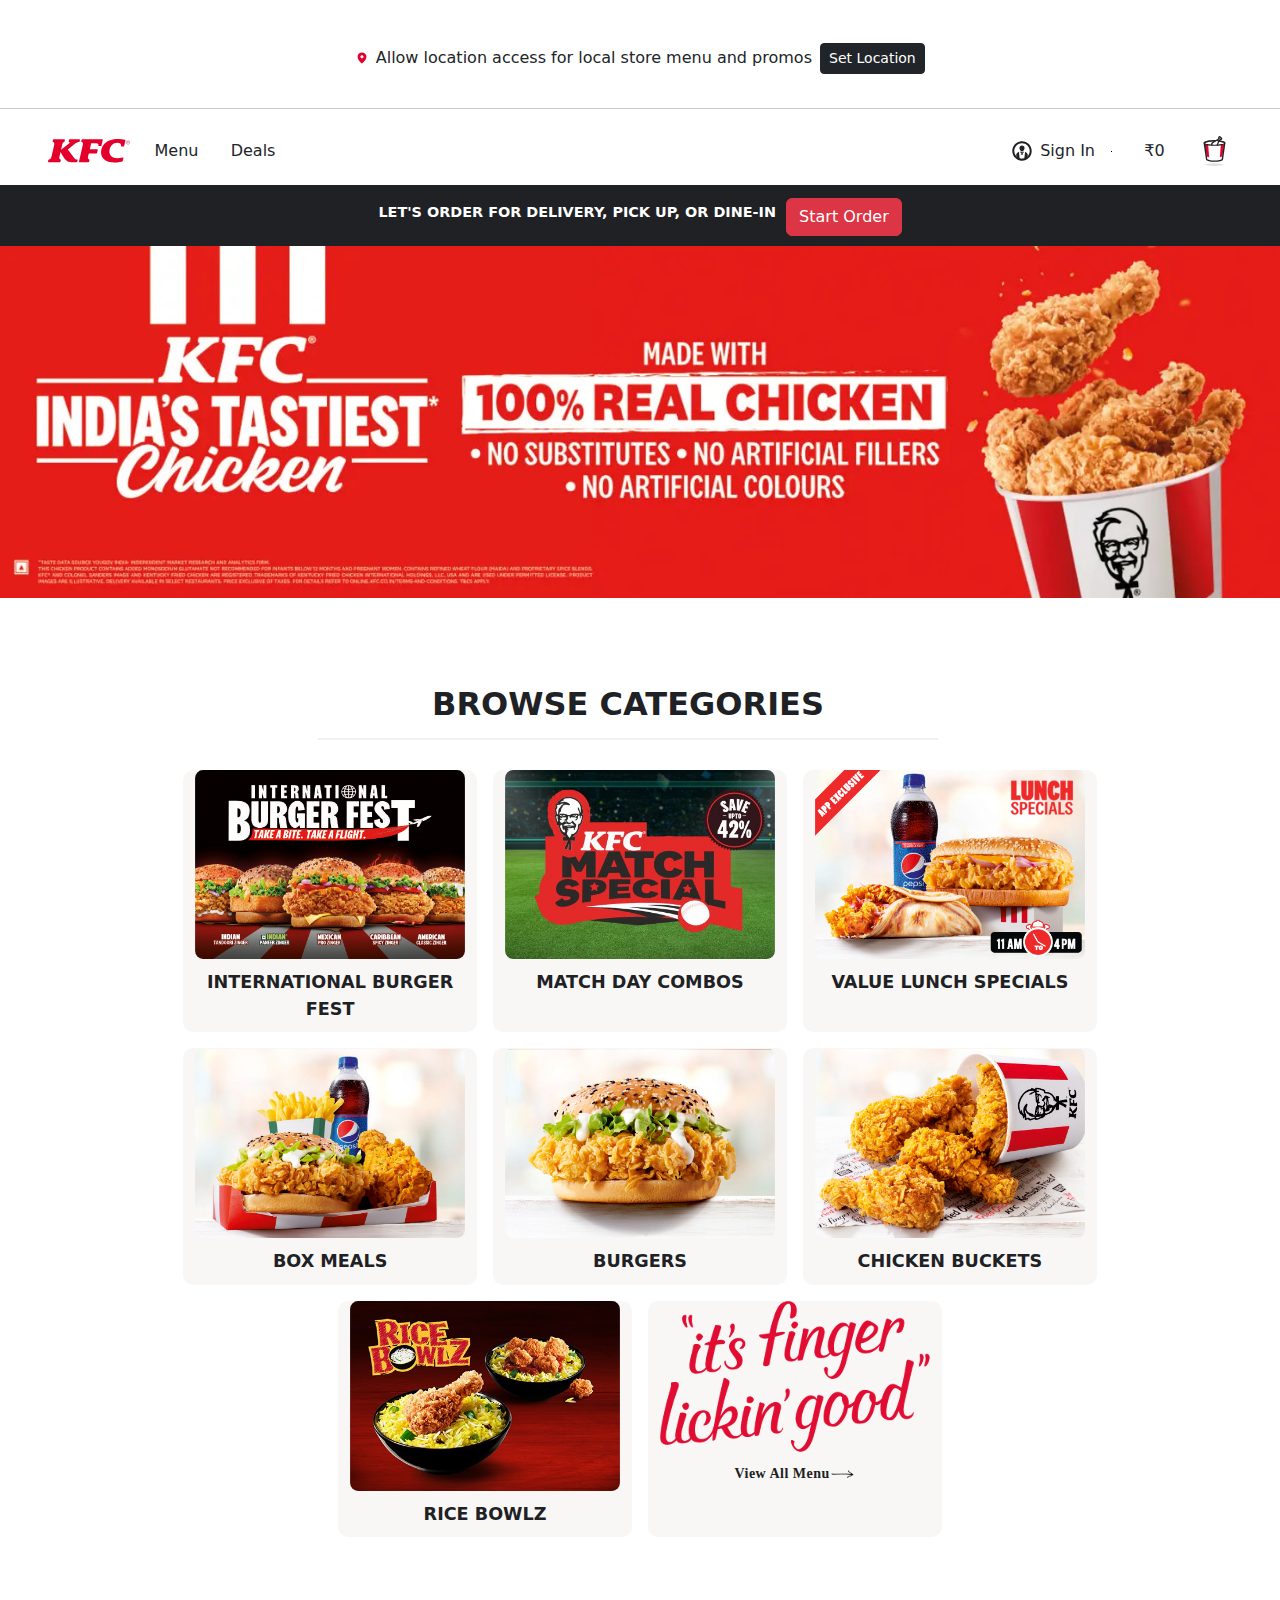
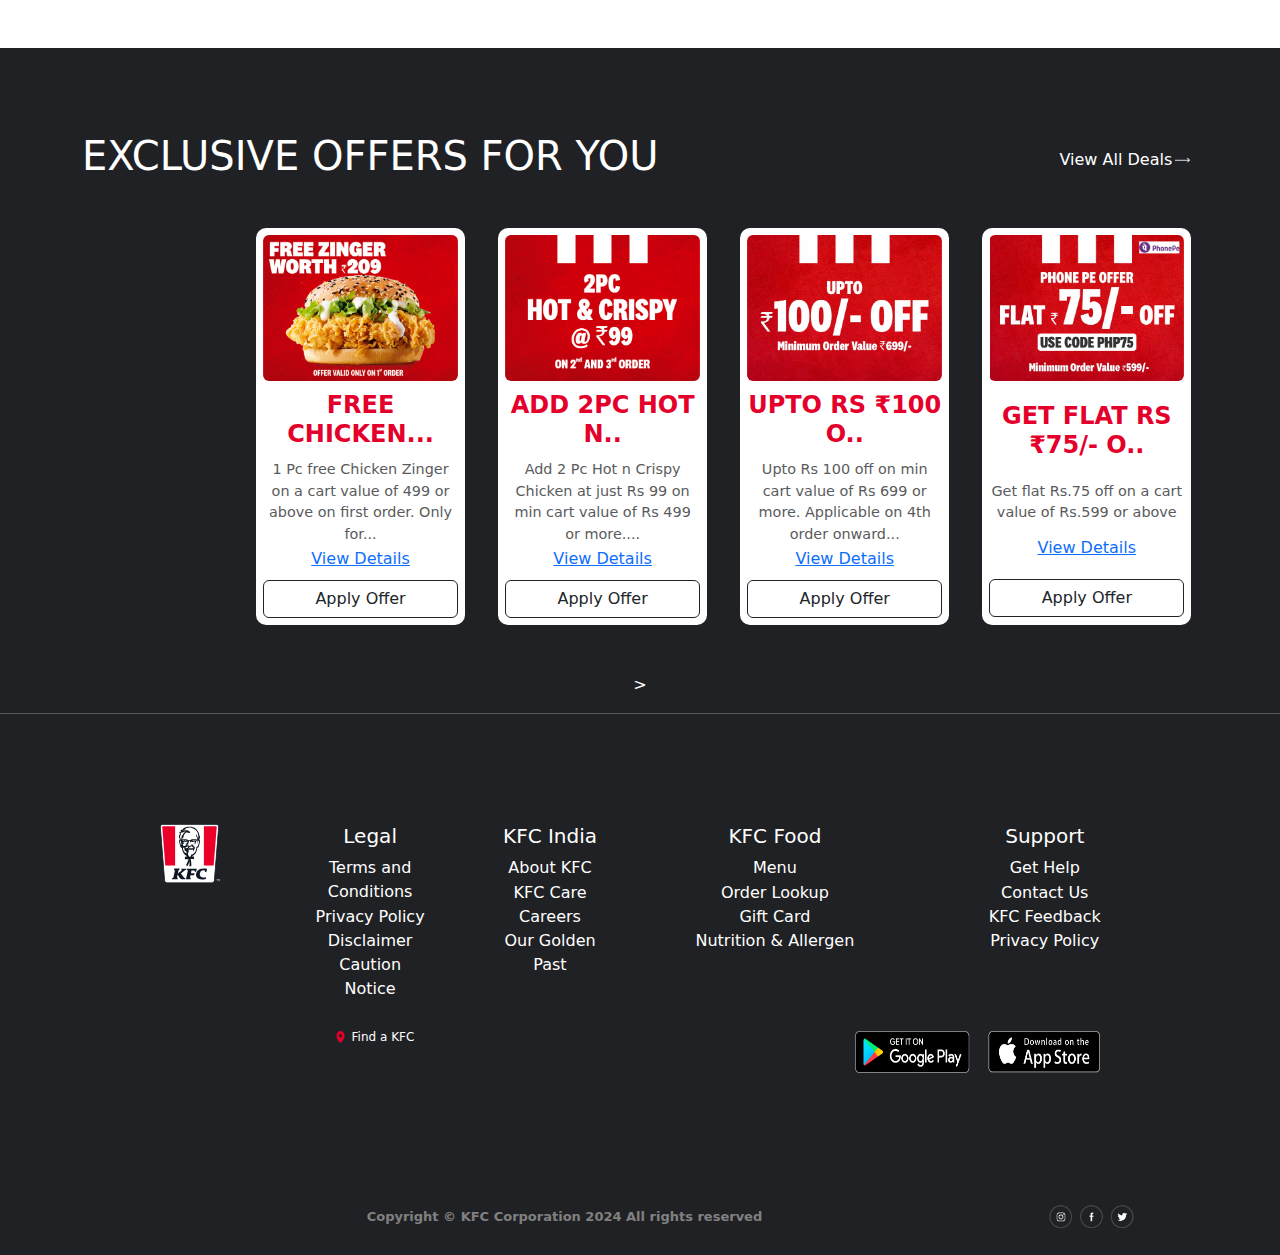
<file: index.html>
<!DOCTYPE html>
<html lang="en">
<head style="top: 0;">
    <meta charset="UTF-8">
    <meta name="viewport" content="width=device-width, initial-scale=1.0">
    <meta name="author" content="Anuja">
    <link rel="icon" href="images/OIP.jpeg" type="image/icon type">
    <title>KFC | Order KFC chicken online and find restaurant</title>
    
    <!-- Bootstrap CSS -->
    <link rel="stylesheet" href="https://cdn.jsdelivr.net/npm/bootstrap@5.2.0/dist/css/bootstrap.min.css" integrity="sha384-  (removed) " crossorigin="anonymous">
    <link rel="stylesheet" href="mid.css">
    
</head>
<body style="padding-top: 180px;" >
    <!-- Location Access Section -->
    <nav class="navbar navbar-expand-lg navbar-light bg-white position-fixed w-100 top-0">
        <div class="container-fluid p-0">
          <div class="row container-fluid p-0 m-0 ">
            <div class="d-flex align-items-center justify-content-center location-access" style="height: 100px; text-align: center;">
                <img src="images/location.svg" alt="location icon" width="12px" height="15px" class="mx-1">
                <span class="text-dark mx-1 text-center">Allow location access for local store menu and promos</span>
                <button class="btn btn-dark  btn-sm mx-1">Set Location</button>
            </div>
                          
              <hr class="w-100 mx-0">
              <div class="col-12 col-md-6 d-flex justify-content-between px-3 px-md-5 py-2 w-100">
                <div class="d-flex align-items-center logo">
                  <img src="images/kfc.svg" alt="KFC Logo" height="25" class="me-2">
                  <span class="d-none d-md-inline mx-3">Menu</span>
                  <span class="d-none d-md-inline mx-3">Deals</span>
                </div>
                <div class="d-flex align-items-end flex-grow-1 justify-content-end">
                  <div class="d-flex align-items-center">
                    <img src="images/Account_Icon.svg" alt="avatar" height="20">
                    <a href="#" class="ms-2 text-decoration-none text-dark font-weight-bold">Sign In</a>
                    <div class="mx-3 d-none d-md-inline" style="height: 20; border-left: 1px solid #000;"></div>
                    <span class="mx-3">₹0</span>
                    <div class="cart ms-3 d-flex align-items-center position-relative">
                      <img src="images/bucket_cart_icon.svg" alt="Cart" height="35">
           
                    </div>
                  </div>
                </div>
              </div>
              
          </div>
        </div>
      </nav>



      
   <!-------Large image-->
    
   <div class="image d-flex flex-column align-items-center m-0 p-0">
    <div class="rowbutton d-flex  flex-row align-items-center">
        <span class="rowtext text-white font-weight-bold mr-auto">LET'S ORDER FOR DELIVERY, PICK UP, OR DINE-IN</span>
        <button class="btn btn-danger mt-2 ml-auto">Start Order</button>
    </div>
    
    <div class="imglarge  container-fluid m-0 p-0">
        <img src="images/large.webp" alt="picturePlace" class="w-100 h-100 m-0">
    </div>
</div>
    <!--------Mid-->
    <div class="middlebox container-fluid category-section">
        <div class="middboxrow row">
            <span class="middtext">BROWSE CATEGORIES</span>
            <hr class="midhr">
        </div>
        <div class="grid-container row">
            <div class="grid-item col">
                <img src="images/g1.jpg" alt="1st" class="img-fluid">
                <span class="gridtext">INTERNATIONAL BURGER FEST</span>
            </div>
            <div class="grid-item col">
                <img src="images/g2.jpg" alt="2nd" class="img-fluid">
                <span class="gridtext">MATCH DAY COMBOS</span>
            </div>
            <div class="grid-item col">
                <img src="images/g3.jpg" alt="3rd" class="img-fluid">
                <span class="gridtext">VALUE LUNCH SPECIALS</span>
            </div>
            <div class="grid-item col">
                <img src="images/g4.jpg" alt="4th" class="img-fluid">
                <span class="gridtext">BOX MEALS</span>
            </div>
            <div class="grid-item col">
                <img src="images/g5.jpg" alt="5th" class="img-fluid">
                <span class="gridtext">BURGERS</span>
            </div>
            <div class="grid-item col">
                <img src="images/g6.jpg" alt="6th" class="img-fluid">
                <span class="gridtext">CHICKEN BUCKETS</span>
            </div>
            <div class="grid-item col">
                <img src="images/g7.jpg" alt="7th" class="img-fluid">
                <span class="gridtext">RICE BOWLZ</span>
            </div>
            <div class="grid-item col">
                <img src="images/g8.svg" alt="8th" class="img-fluid" width="100%" height="100%">
                <div class="all-menu-text">
                    View All Menu
                    <img src="images/R.png" alt="View All Menu" class="more-arrow-img">
                </div>
            </div>
        </div>
    </div>
    
       <!----Footer-->
       <footer class="footer">
        <div class="container my-5">
            <div class="row justify-content-between align-items-center mb-4">
                <h1 class="col-auto font-weight-bold py-3">
                    EXCLUSIVE OFFERS FOR YOU
                </h1>
                <div class="col-auto d-flex align-items-center">
                    <span>View All Deals</span>
                    <img src="images/Screenshot 2024-06-22 093425.png" alt="View All Menu" class="ml-2 more-arrow-img">
                </div>
            </div>
            <div class="offers-container">
                <div class="offer">
                    <div class="offer-content">
                        <img src="images/r1.jpg" alt="zinger" class="card-img-top rounded">
                        <h2>FREE CHICKEN...</h2>
                        <p>1 Pc free Chicken Zinger on a cart value of 499 or above on first order. Only for...</p>
                        <button class="btn btn-link p-0">View Details</button>
                        <button class="btn btn-outline-dark mt-2">Apply Offer</button>
                    </div>
                </div>
                <div class="offer">
                    <div class="offer-content">
                        <img src="images/r2.jpg" alt="2pc" class="card-img-top rounded">
                        <h2>ADD 2PC HOT N..</h2>
                        <p>Add 2 Pc Hot n Crispy Chicken at just Rs 99 on min cart value of Rs 499 or more....</p>
                        <button class="btn btn-link p-0">View Details</button>
                        <button class="btn btn-outline-dark mt-2">Apply Offer</button>
                    </div>
                </div>
                <div class="offer">
                    <div class="offer-content">
                        <img src="images/r3.jpg" alt="offer" class="card-img-top rounded">
                        <h2>UPTO RS ₹100 O..</h2>
                        <p>Upto Rs 100 off on min cart value of Rs 699 or more. Applicable on 4th order onward...</p>
                        <button class="btn btn-link p-0">View Details</button>
                        <button class="btn btn-outline-dark mt-2">Apply Offer</button>
                    </div>
                </div>
                <div class="offer">
                    <div class="offer-content">
                        <img src="images/r4.jpg" alt="75off" class="card-img-top rounded">
                        <h2>GET FLAT RS ₹75/- O..</h2>
                        <p>Get flat Rs.75 off on a cart value of Rs.599 or above</p>
                        <button class="btn btn-link p-0">View Details</button>
                        <button class="btn btn-outline-dark mt-2">Apply Offer</button>
                    </div>
                </div>
            </div>
        </div>
        >
        <hr >
        <div class="row footer-content ">
            <div class="col-md-2">
                <div class="footer-section">
                    <img src="images/KFC_Logo.svg" alt="KFC Logo" class="img-fluid">
                </div>
            </div>
            <div class="col-md-2">
                <div class="footer-section">
                    <h5>Legal</h5>
                    <ul class="list-unstyled">
                        <li><a href="#" class="footer-link">Terms and Conditions</a></li>
                        <li><a href="#" class="footer-link">Privacy Policy</a></li>
                        <li><a href="#" class="footer-link">Disclaimer</a></li>
                        <li><a href="#" class="footer-link">Caution Notice</a></li>
                    </ul>
                </div>
            </div>
            <div class="col-md-2">
                <div class="footer-section">
                    <h5>KFC India</h5>
                    <ul class="list-unstyled">
                        <li><a href="#" class="footer-link">About KFC</a></li>
                        <li><a href="#" class="footer-link">KFC Care</a></li>
                        <li><a href="#" class="footer-link">Careers</a></li>
                        <li><a href="#" class="footer-link">Our Golden Past</a></li>
                    </ul>
                </div>
            </div>
            <div class="col-md-3">
                <div class="footer-section">
                    <h5>KFC Food</h5>
                    <ul class="list-unstyled">
                        <li><a href="#" class="footer-link">Menu</a></li>
                        <li><a href="#" class="footer-link">Order Lookup</a></li>
                        <li><a href="#" class="footer-link">Gift Card</a></li>
                        <li><a href="#" class="footer-link">Nutrition &amp; Allergen</a></li>
                    </ul>
                </div>
            </div>
            <div class="col-md-3">
                <div class="footer-section">
                    <h5>Support</h5>
                    <ul class="list-unstyled">
                        <li><a href="#" class="footer-link">Get Help</a></li>
                        <li><a href="#" class="footer-link">Contact Us</a></li>
                        <li><a href="#" class="footer-link">KFC Feedback</a></li>
                        <li><a href="#" class="footer-link">Privacy Policy</a></li>
                    </ul>
                </div>
            </div>
            
               
            <div class="col-md-6">
                <div class="d-flex align-items-center font-weight-bold" style="font-size: 12px;">
                    <img src="images/location.svg" alt="location" width="12px" height="12px" style="margin-right: 5px;margin-left: 30%;">
                    <span>Find a KFC</span>
                </div>
            </div>
            <div class="col-md-3">
                <div class="d-flex align-items-center justify-content-end mr-auto">
                    <img src="images/20-202991_get-it-on-google-play-logo-png-vector.webp" alt="google-play-and-apple-app" class="img-fluid" style="max-width: 100%; height: 45px;">
                </div>
            </div>
        </div>
        <div class="row">
 
        </div>
        
        <div class="footer-bottom d-flex flex-row justify-content-around mt-3">
            <p class="text-gray font-weight-bold">Copyright &copy; KFC Corporation 2024 All rights reserved</p>
            <img src="images/Screenshot 2024-06-22 092049.png" alt="instaFbTwitter" width="10%" height="1%">
        </div>
    </footer>
    <!-- Bootstrap JS (necessary for Bootstrap's JavaScript plugins) -->
    <script src="https://cdn.jsdelivr.net/npm/bootstrap@5.2.0/dist/js/bootstrap.bundle.min.js" integrity="sha384-  (removed) " crossorigin="anonymous"></script>
</body>
</html>
</file>
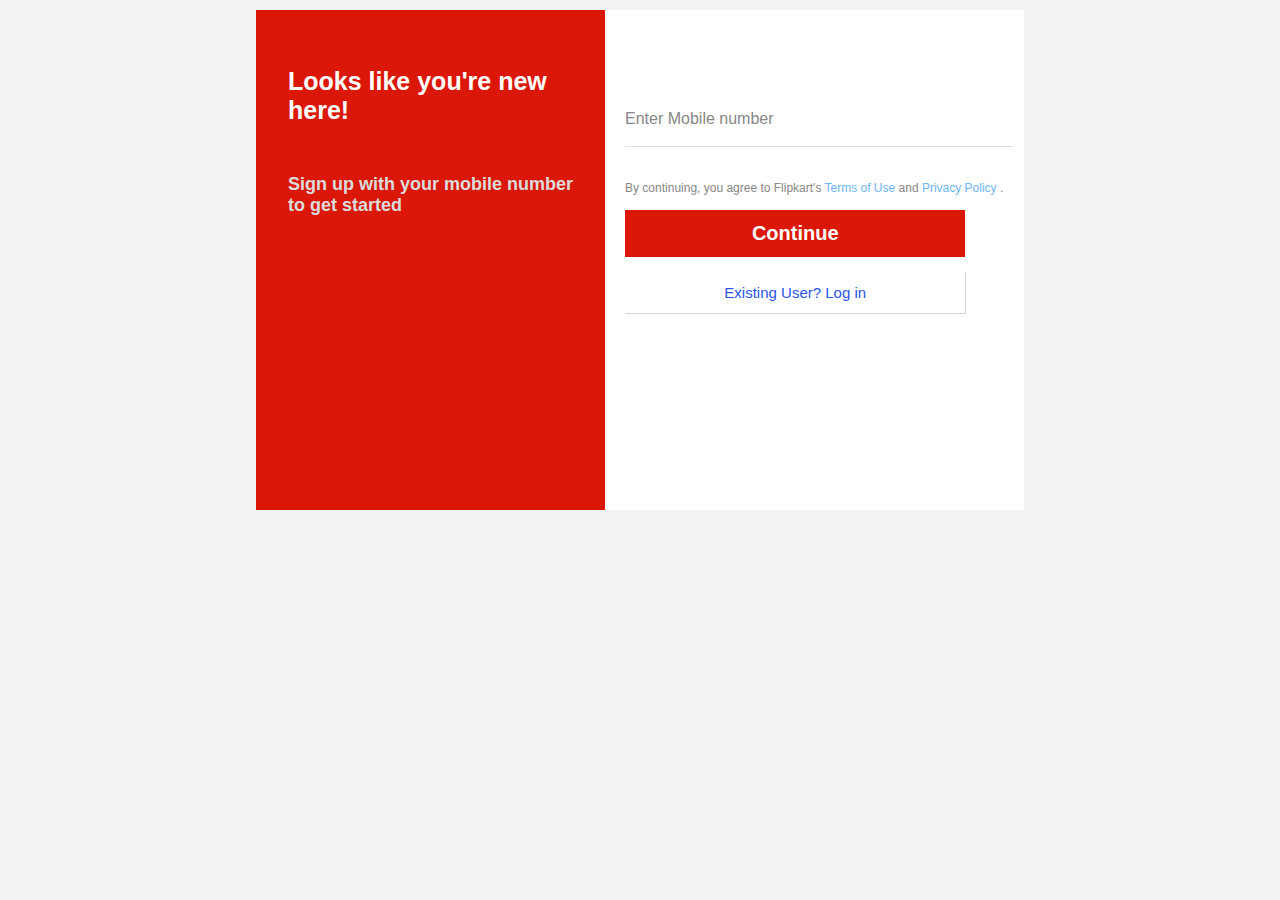
<file: signup.html>
<!DOCTYPE html>
<html lang="en">
<head>
    <meta charset="UTF-8">
    <meta name="viewport" content="width=device-width, initial-scale=1.0">
    <title>Sign Up</title>
    <script src="https://code.jquery.com/jquery-1.10.2.js"></script>
    <link rel="stylesheet" href="./signup.css">
</head>
<body bgcolor="#f1f2f4">
    <div id="outer">
        <div id="inner">
            <div class="leftbox">
                <p style="margin-top: 25px;font-size: 25px;font-weight: bold;padding: 12px;">
                    Looks like you're new <br>here!
                </p>
                <p style="margin-top: 25px;font-size: 18px;font-weight: bold;padding: 12px;color: #dbdbdb;">
                    Sign up with your mobile number <br> to get started
                </p>
            </div>
            <div class="rightbox">
                <div style="position: relative;margin-top: 80px;
                margin-bottom: 34px;
                font-size: 16px;">
                <input autocomplete="off" type="text" style="    padding: 8px 10px 10px 0;
    width: 100%;
    color: #000;
    font-size: inherit;
    background: #fff;
    border: none;
    border-bottom: 1px solid #e0e0e0;" value="">
                    <span style="position: relative;
                    display: block;
                    width: 100%;">

                </span>
                    <label style="color: #878787;
                    font-size: 16px;
                    font-weight: 400;
                    position: absolute;
                    pointer-events: none;
                    left: 0;
                    top: 0;">
                    <span>
                    Enter Mobile number

                </span>
                </label>
                </div>
                <p style="font-size: 12px;color: #878787;">By continuing, you agree to Flipkart's
                    <span style="color: #6db6f7;">
                        Terms of Use
                    </span> and
                    <span style="color: #6db6f7;">
                        Privacy Policy
                    </span> .</p>
          <div style="margin-top:15px; ">
                <button style="font-size: 20px;font-weight: bold;background-color:  #db1807;color: white;border: none;width: 90%;padding: 12px;border-radius: 9px';">
                    Continue
                </button> 
            </div>
                <div style="margin-top:15px;">
                    <button style="box-shadow: 0.5px 0.5px 0.5px 0.1px #d4d4d4;font-size: 15px;background-color: white;color: #2a55e5;border: none;width: 90%;padding: 12px;border-radius: 8px'; ">
                    Existing User? Log in
                </button>
            </div>  
            
           
            </div>
        </div>
    </div>
</body>
</html>
</file>
<file: mid.css>
* {
    margin: 0;
    padding: 0.1px;
    box-sizing: border-box;
}
.body{
    padding-top: 120px;
}
.header{
    top: 0;
}
.category-section {
    margin-top: 70px; 
}
@media (max-width: 768px){body{padding-top:100px;}}
.cart-count {
    background-color: transparent; 
    color: black; 
    border-radius: 50%;
    padding: 5px 23px; 
    font-size: 14px; 
}
.navbar{
    min-width: 100%;
}
.image {
    height: 100%;
    background-color: #202124;
    /* margin-bottom: 38%; */
    min-width: 100%;
    max-width: 100%;
    margin-top: 50%;
}

.imglarge {
    /* margin-top: 38%; */
    height: 55%;
    width: 100%;
}

.rowbutton {
    align-items: center;
    /* width: 45%; */
    padding: 10px;
    /* margin-top: 15%; */
    /* margin-top: 700px; */
}

.rowtext {
    font-size-adjust: inherit;
    flex-direction: row;
    font-size: 90%;
    font-weight: bold;
    margin-right:10px;
}
/* 
       .image {
            display: flex;
            height: 500px;
            background-color: #202124;
            align-items: center;
            flex-direction: column;
            margin-bottom: 100px;
        } */

        /* .imglarge {
            height: 400px;
            width: 100%;
        } */

        .set-order {
            padding: 15px 50px;
            background-color: #e4002b;
            font-size: 12px;
            color: #fff;
            border: none;
            border-radius: 25px;
            cursor: pointer;
            font-weight: bold;
        }

        .set-order:hover {
            background-color: #d20707;
        }

        .middlebox {
            padding-left: 5%;
            padding-right: 5%;
            text-align: center;
        }
        
        .middboxrow {
            padding: 1%;
            display: flex;
            flex-direction: row;
            align-items: center;
            justify-content: space-around;
            width: 100%;
        }
        
        .middtext {
            color: #202124;
            font-weight: bold;
            font-size: 2rem;
        }
        
        .midhr {
            width: 55%;
            border: 1.3px solid rgb(198, 198, 198);
            margin: 10px auto;
        }
        
        .grid-container {
            display: flex;
            flex-wrap: wrap;
            justify-content: center;
        }
        
        .grid-item {
            border-radius: 10px;
            background-color: #f8f7f5;
            font-size: 30px;
            text-align: center;
            display: flex;
            flex-direction: column;
            margin: 8px;
            max-width: 100%;
        }
        
        .grid-item img {
            width: 100%;
            height: auto;
            border-radius: 8px;
        }
        
        .gridtext {
            color: #202124;
            font-size: 1.1rem;
            font-weight: bold;
            padding: 10px;
        }
        
        .all-menu-text {
            font-family: "National 2 Regular";
            font-style: normal;
            font-weight: 600;
            font-size: 14px;
            line-height: 24px;
            align-items: center;
            color: #202124;
            text-align: center;
            letter-spacing: 0.5px;
            flex-direction: row;
            display: flex;
            margin-top: 10px;
            justify-content: center;
        }
        
        .more-arrow-img {
            width: 4vw !important;
        }
        
        @media (min-width: 576px) {
            .grid-item {
                flex: 0 0 50%;
            }
        }
        
        @media (min-width: 768px) {
            .grid-item {
                flex: 0 0 33.3333%;
            }
        }
        
        @media (min-width: 992px) {
            .grid-item {
                flex: 0 0 25%;
            }
        }
        
        .footer {
            background-color: #202124;
            color: #fff;
            padding: 20px 0;
            text-align: center;
            margin-top: 8%;
        }
        
        .offers-container {
            display: flex;
            justify-content: space-around;
            flex-wrap: wrap;
            gap: 20px;
            margin-left: 15%;
        }
        
        .offer {
            padding: 5px;
            flex: 0 0 22%; /* Fixing width to 22% */
            background-color: white;
            border-radius: 10px;
            min-height: 300px; /* Increase the minimum height as needed */
            display: flex; /* Flex to align items vertically */
            flex-direction: column; /* Align items vertically */
        }
        
        .offer-content {
            padding: 1%;
            flex: 1; /* Take up remaining space */
            display: flex;
            flex-direction: column;
            justify-content: space-between; /* Space evenly between items */
        }
        
        .offer-content h2 {
            font-size: 1.5em;
            margin-bottom: 10px;
            color: #e4002b;
            font-weight: bold;
        }
        
        .offer-content img {
            width: 100%;
            height: auto;
            border-radius: 5px;
            margin-bottom: 10px;
        }
        
        .offer-content p {
            font-size: 0.9em;
            margin: 0;
            color: #5a5b5c;
        }
        
        button {
            color: #242528;
            padding: 10px 30px;
            border-radius: 25px;
            cursor: pointer;
            font-size: 13px;
            font-weight: bold;
        }
        
        button:hover {
            background-color: #c4b3b3;
        }
        
        
        
        @media (max-width: 768px) {
            .image {
                /* height: 85%; */
                background-color: #202124;
                /* margin-bottom: 38%; */
                min-width: 100%;
                max-width: 100%;
                margin-top: 100%;
                padding-top: 30%;
            }
            .imglarge {
                /* margin-top: 38%; */
                height: 80%;
                width: 100%;
            }
            
            .middboxrow {
                display: flex;
                flex-direction: column;
                align-items: center;
                justify-content: space-around;
                width: 100%;
            }
            .offers-container {
                flex-direction: column;
                align-items: center;
            }
        
            .offer {
                width: 40%;
                min-width: 70%;
                max-height: 30%;
                max-height: 20%;
            }
           
            .footer-content {
                /* margin: 100px; */
                display: flex;
                justify-content: space-around;
                align-items: flex-start;
                max-width: 100%;
        flex-direction: column;
    }
    .footrows {
        display: flex;
        flex-direction: column;
        align-items: start;
        justify-content: space-around;
    }
    .footcoloms {
        display: flex;
        flex-direction: row;
        align-items: start;
        margin-left: 0px;
    }
    
        }
        /* @media (max-width: 768px) {
            .offers-container {
                flex-direction: column;
                align-items: center;
            }
        
            .offer {
                width: 80%;
            }
        } */
        
        .offer-view-details {
            border: none;
            background: none;
            text-decoration: underline;
            padding: initial;
            font-family: "National2-Medium";
            font-style: normal;
            font-weight: 500;
            font-size: 14px;
            line-height: 24px;
            color: #494949;
            margin-right: 65px;
        }
        
        .view-all-deals {
            font-family: "National 2 Regular";
            font-style: normal;
            font-weight: 600;
            font-size: 14px;
            line-height: 24px;
            align-items: center;
            color: white;
            text-align: center;
            letter-spacing: .5px;
            display: flex;
            margin-top: 10px;
            justify-content: center;
        }
        
        .more-arrow-img {
            width: 2vw !important;
        }
        
        .firstrow {
            display: flex;
            flex-direction: row;
            justify-content: space-around;
        }
        
        .h1style {
            font-weight: bold;
            padding: 20px;
        }
        
        .hrbottom {
            width: 84%;
            margin-left: 16%;
            margin-top: 70px;
            margin-bottom: 70px;
        }
        
        .footer-content {
            margin: 100px;
            display: flex;
            justify-content: space-around;
            align-items: flex-start;
            max-width: 100%;
    flex-direction: row;
}

.footer-section {
    margin: 10px 20px;
    flex-direction: column;
    align-items: start;
    justify-content: space-around;
}

.footer-bottom {
    padding-top: 10px;
    margin-top: 10px;
    display: flex;
    flex-direction: row;
    align-items: center;
    justify-content: space-around;
    margin-left: 18%;
    margin-right: 5px;
}

.footer-bottom p {
    margin: 0;
    font-size: 13px;
    color: gray;
    font-weight: bold;
}
.footer-link {
    color: white;
    text-decoration: none; /* Optional: Removes underline */
}

.footer-link:hover {
    text-decoration: underline; /* Optional: Underline on hover */
}
.footrows {
    display: flex;
    flex-direction: row;
    align-items: start;
    justify-content: space-around;
}

.footcoloms {
    display: flex;
    flex-direction: column;
    align-items: start;
    margin-left: 30px;
}

.footcoloms span {
    font-size: 12px;
    font-weight: bold;
    margin-bottom: 10px;
}   

.location-access {
    display: flex;
    align-items: center;
    justify-content: center;
    text-align: center;
    height: 100px; /* Adjust this height as needed */
}

.location-access img,
.location-access span,
.location-access button {
    display: inline-flex;
    align-items: center;
}

.navbar .navbar-brand img {
    margin-top: -5px; /* Adjust logo alignment */
}

.navbar .navbar-nav {
    width: 100%; /* Ensure navbar-nav takes full width */
}

.navbar .navbar-toggler {
    order: 1; /* Ensure toggler button is first in order */
}

.navbar .navbar-collapse {
    order: 2; /* Ensure collapsed content is second in order */
    justify-content: flex-end; /* Align collapsed content to the right */
}

.navbar .navbar-nav .nav-item {
    margin-right: 15px; /* Adjust spacing between navbar items */
}

.navbar .navbar-nav .nav-item:last-child {
    margin-right: 0; /* Remove margin-right from last navbar item */
}

.navbar .navbar-nav .nav-link {
    color: #333; /* Adjust link color */
}
.navbar .right-links {
    display: flex;
    align-items: center;
}

.navbar .right-links .nav-link {
    margin-left: 10px;
    color: #333; /* Adjust link color */
}
</file>
<file: signup.css>
*{
    padding: 0%;
    margin: 0%;
}
#outer{
    display: flex;
    align-items: center;
margin-top: 10px;
justify-content: center;
}
#inner{
    display: flex;
    width: 60%;
    height: 500px;
    background-color: white;
}
.leftbox{
background-color: #db1807;
color: white;
font-family: sans-serif;padding: 20px;
}
.rightbox{
display: flex;
font-family: sans-serif;
flex-direction: column;
padding: 20px;
}
</file>
